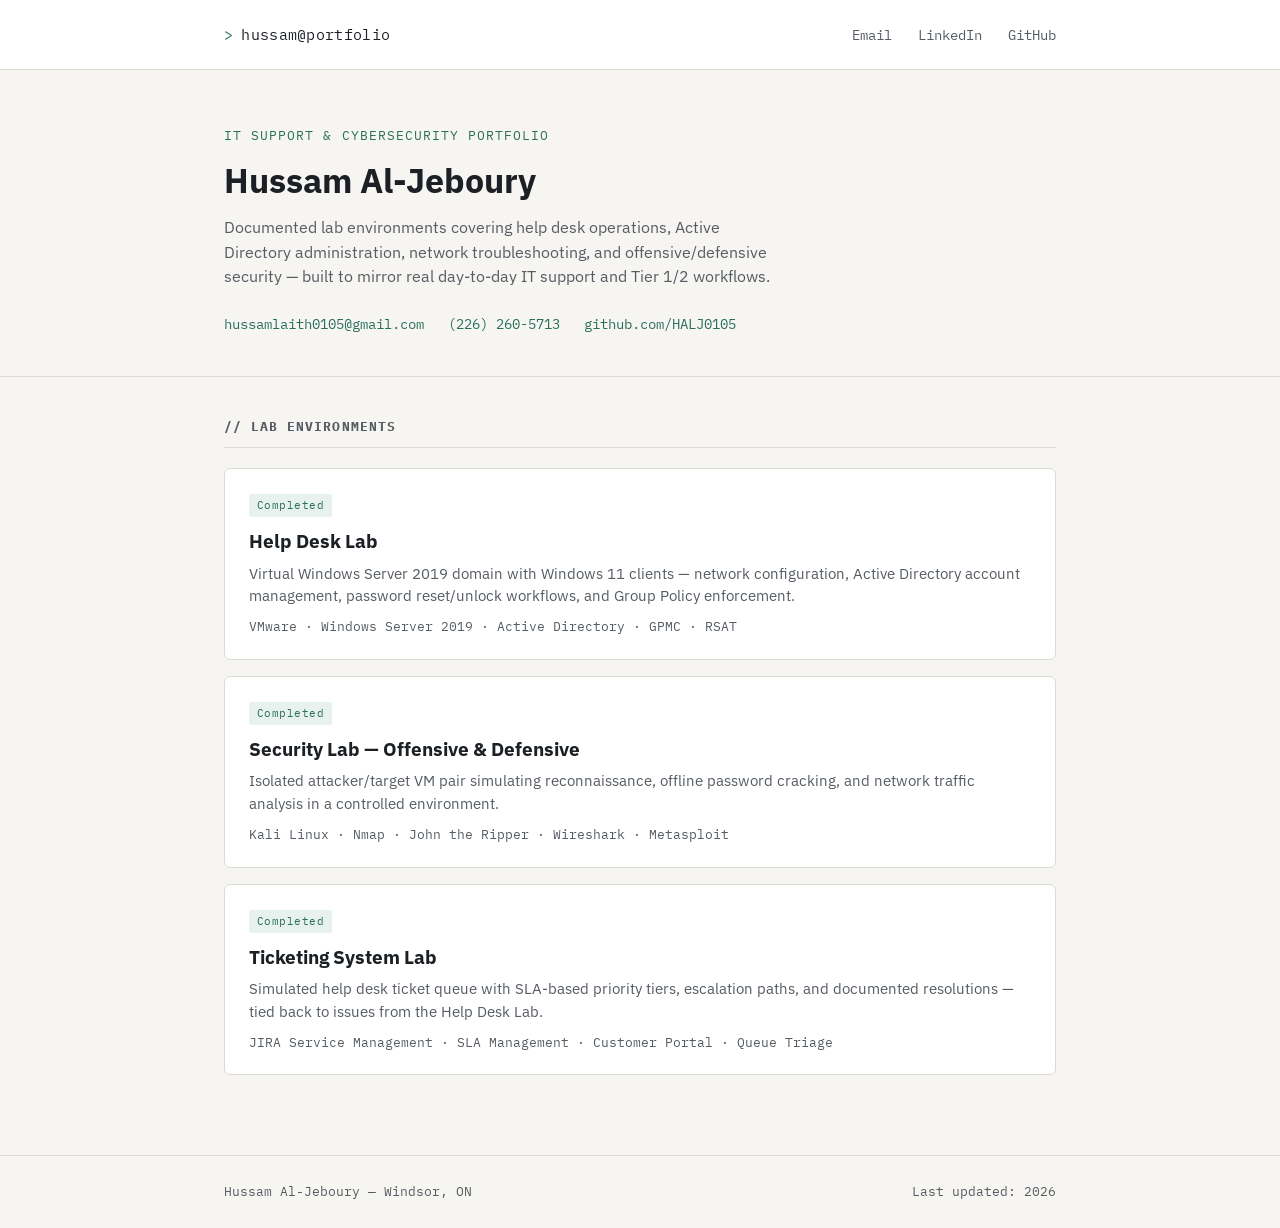
<file: index.html>
<!DOCTYPE html>
<html lang="en">
<head>
<meta charset="UTF-8">
<meta name="viewport" content="width=device-width, initial-scale=1.0">
<title>Hussam Al-Jeboury — IT & Cybersecurity Portfolio</title>
<meta name="description" content="Hands-on IT support and cybersecurity lab documentation by Hussam Al-Jeboury.">
<link rel="preconnect" href="https://fonts.googleapis.com">
<link href="https://fonts.googleapis.com/css2?family=IBM+Plex+Mono:wght@400;500;600&family=IBM+Plex+Sans:wght@400;500;600;700&display=swap" rel="stylesheet">
<link rel="stylesheet" href="style.css">
</head>
<body>

<header class="site">
  <div class="wrap">
    <div class="brand"><span class="prompt">&gt;</span>hussam@portfolio</div>
    <nav class="top">
      <a href="mailto:hussamlaith0105@gmail.com">Email</a>
      <a href="https://www.linkedin.com/in/hussamjeboury" target="_blank" rel="noopener">LinkedIn</a>
      <a href="https://github.com/HALJ0105" target="_blank" rel="noopener">GitHub</a>
    </nav>
  </div>
</header>

<section class="hero">
  <div class="wrap">
    <div class="kicker">IT Support &amp; Cybersecurity Portfolio</div>
    <h1>Hussam Al-Jeboury</h1>
    <p class="lead">
      Documented lab environments covering help desk operations, Active Directory
      administration, network troubleshooting, and offensive/defensive security —
      built to mirror real day-to-day IT support and Tier 1/2 workflows.
    </p>
    <div class="links">
      <a href="mailto:hussamlaith0105@gmail.com">hussamlaith0105@gmail.com</a>
      <a href="tel:+12262605713">(226) 260-5713</a>
      <a href="https://github.com/HALJ0105" target="_blank" rel="noopener">github.com/HALJ0105</a>
    </div>
  </div>
</section>

<section class="labs">
  <div class="wrap">
    <h2 class="section-title">// Lab Environments</h2>

    <a class="lab-card" href="labs/help-desk-lab.html">
      <span class="tag">Completed</span>
      <h3>Help Desk Lab</h3>
      <p>Virtual Windows Server 2019 domain with Windows 11 clients — network configuration, Active Directory account management, password reset/unlock workflows, and Group Policy enforcement.</p>
      <div class="stack">VMware · Windows Server 2019 · Active Directory · GPMC · RSAT</div>
    </a>

    <a class="lab-card" href="labs/security-lab.html">
      <span class="tag">Completed</span>
      <h3>Security Lab — Offensive &amp; Defensive</h3>
      <p>Isolated attacker/target VM pair simulating reconnaissance, offline password cracking, and network traffic analysis in a controlled environment.</p>
      <div class="stack">Kali Linux · Nmap · John the Ripper · Wireshark · Metasploit</div>
    </a>

    <a class="lab-card" href="labs/ticketing-lab.html">
      <span class="tag">Completed</span>
      <h3>Ticketing System Lab</h3>
      <p>Simulated help desk ticket queue with SLA-based priority tiers, escalation paths, and documented resolutions — tied back to issues from the Help Desk Lab.</p>
      <div class="stack">JIRA Service Management · SLA Management · Customer Portal · Queue Triage</div>
    </a>

  </div>
</section>

<footer class="site">
  <div class="wrap">
    <span>Hussam Al-Jeboury — Windsor, ON</span>
    <span>Last updated: 2026</span>
  </div>
</footer>

</body> 
</html>
</file>
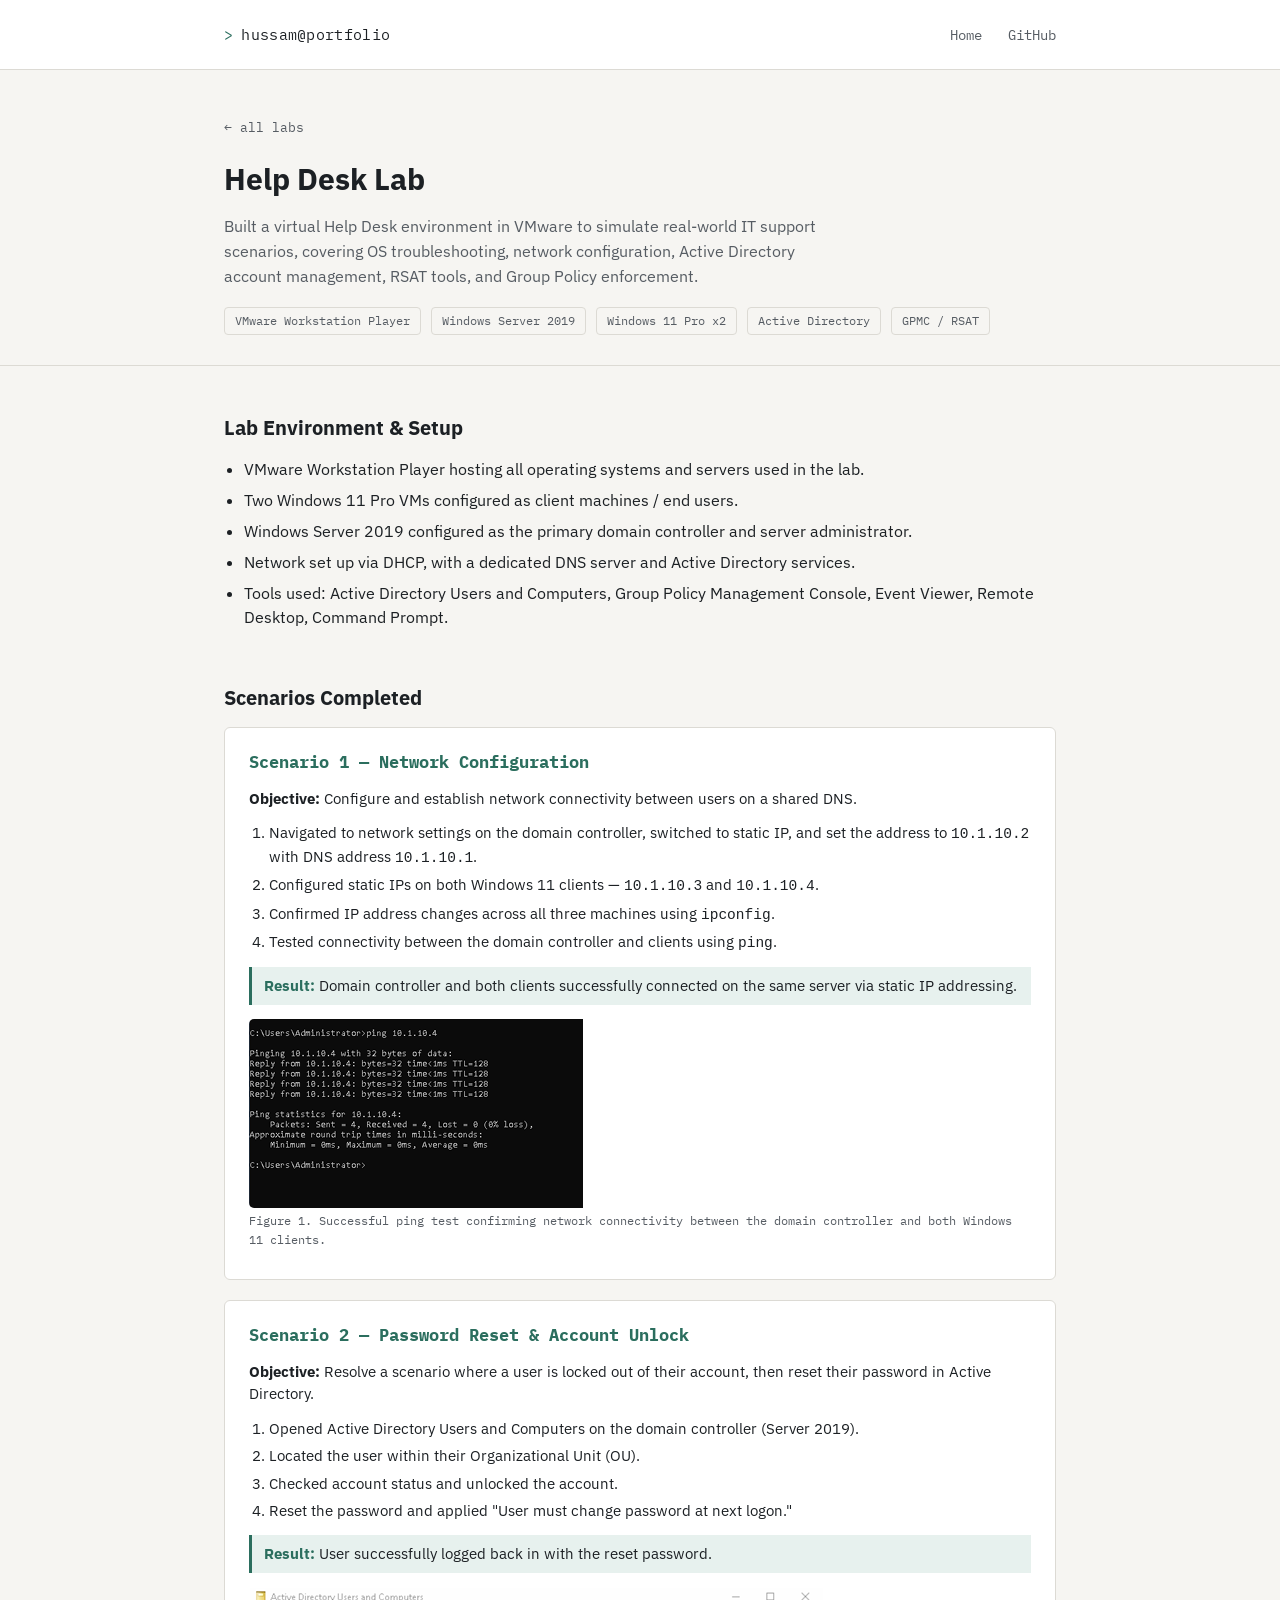
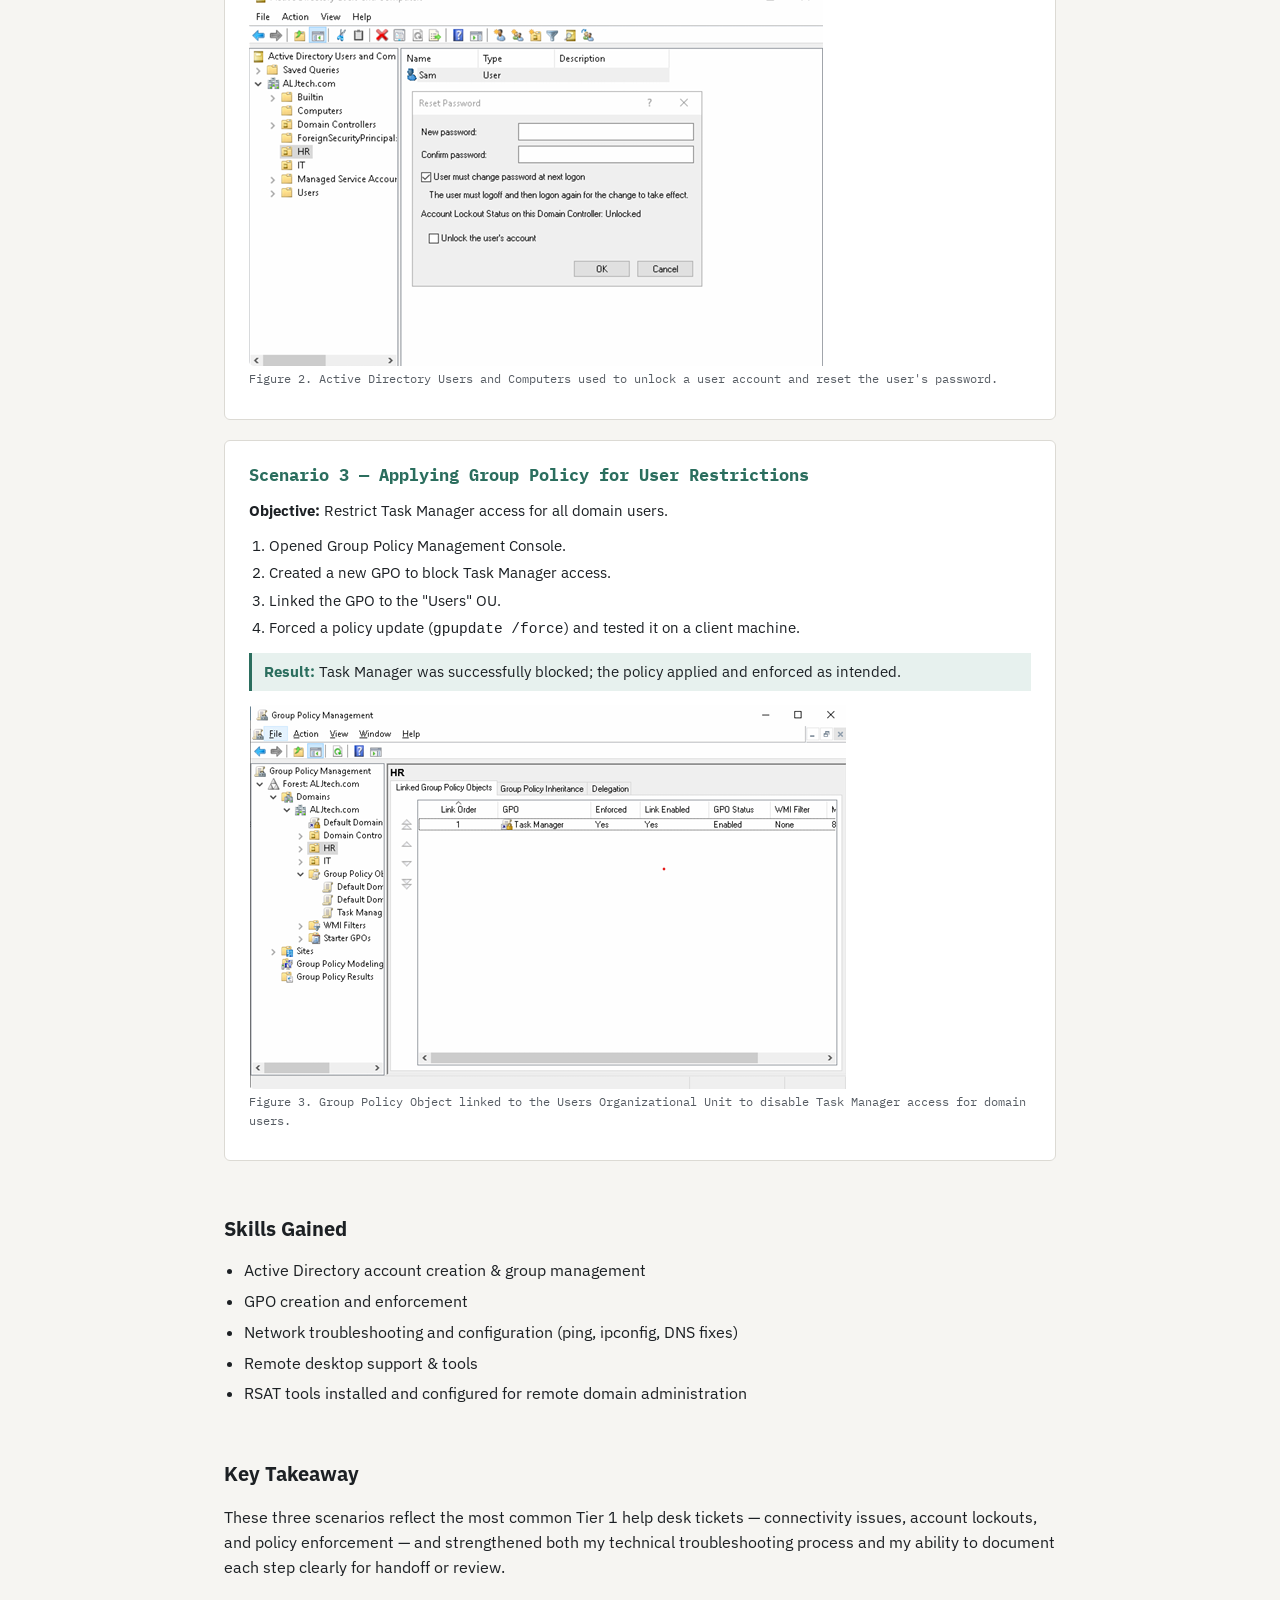
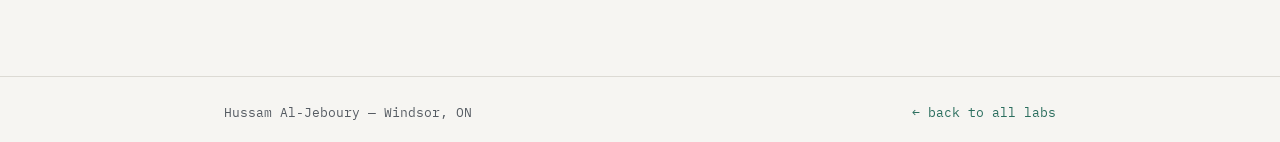
<file: labs/help-desk-lab.html>
<!DOCTYPE html>
<html lang="en">
<head>
<meta charset="UTF-8">
<meta name="viewport" content="width=device-width, initial-scale=1.0">
<title>Help Desk Lab — Hussam Al-Jeboury</title>
<link rel="preconnect" href="https://fonts.googleapis.com">
<link href="https://fonts.googleapis.com/css2?family=IBM+Plex+Mono:wght@400;500;600&family=IBM+Plex+Sans:wght@400;500;600;700&display=swap" rel="stylesheet">
<link rel="stylesheet" href="../style.css">
</head>
<body>

<header class="site">
  <div class="wrap">
    <div class="brand"><span class="prompt">&gt;</span>hussam@portfolio</div>
    <nav class="top">
      <a href="../index.html">Home</a>
      <a href="https://github.com/HALJ0105" target="_blank" rel="noopener">GitHub</a>
    </nav>
  </div>
</header>

<section class="lab-header">
  <div class="wrap">
    <a class="back" href="../index.html">&larr; all labs</a>
    <h1>Help Desk Lab</h1>
    <p class="summary">
      Built a virtual Help Desk environment in VMware to simulate real-world IT support
      scenarios, covering OS troubleshooting, network configuration, Active Directory account
      management, RSAT tools, and Group Policy enforcement.
    </p>
    <div class="meta-row">
      <span>VMware Workstation Player</span>
      <span>Windows Server 2019</span>
      <span>Windows 11 Pro x2</span>
      <span>Active Directory</span>
      <span>GPMC / RSAT</span>
    </div>
  </div>
</section>

<article class="lab-body">
  <div class="wrap">

    <h2>Lab Environment &amp; Setup</h2>
    <ul>
      <li>VMware Workstation Player hosting all operating systems and servers used in the lab.</li>
      <li>Two Windows 11 Pro VMs configured as client machines / end users.</li>
      <li>Windows Server 2019 configured as the primary domain controller and server administrator.</li>
      <li>Network set up via DHCP, with a dedicated DNS server and Active Directory services.</li>
      <li>Tools used: Active Directory Users and Computers, Group Policy Management Console, Event Viewer, Remote Desktop, Command Prompt.</li>
    </ul>

    <h2>Scenarios Completed</h2>

    <div class="scenario">
      <h3>Scenario 1 — Network Configuration</h3>
      <p class="objective"><b>Objective:</b> Configure and establish network connectivity between users on a shared DNS.</p>
      <ol>
        <li>Navigated to network settings on the domain controller, switched to static IP, and set the address to <code>10.1.10.2</code> with DNS address <code>10.1.10.1</code>.</li>
        <li>Configured static IPs on both Windows 11 clients — <code>10.1.10.3</code> and <code>10.1.10.4</code>.</li>
        <li>Confirmed IP address changes across all three machines using <code>ipconfig</code>.</li>
        <li>Tested connectivity between the domain controller and clients using <code>ping</code>.</li>
      </ol>
      <p class="result"><b>Result:</b> Domain controller and both clients successfully connected on the same server via static IP addressing.</p>
      <div class="shot">
    <img src="../screenshots/help-desk-1.png"
         alt="Ping test between the domain controller and Windows clients">
      </div>
<p class="shot-caption">
    Figure 1. Successful ping test confirming network connectivity between the domain controller and both Windows 11 clients.
</p>
    </div>

    <div class="scenario">
      <h3>Scenario 2 — Password Reset &amp; Account Unlock</h3>
      <p class="objective"><b>Objective:</b> Resolve a scenario where a user is locked out of their account, then reset their password in Active Directory.</p>
      <ol>
        <li>Opened Active Directory Users and Computers on the domain controller (Server 2019).</li>
        <li>Located the user within their Organizational Unit (OU).</li>
        <li>Checked account status and unlocked the account.</li>
        <li>Reset the password and applied "User must change password at next logon."</li>
      </ol>
      <p class="result"><b>Result:</b> User successfully logged back in with the reset password.</p>
      <div class="shot">
    <img src="../screenshots/help-desk-2.png"
         alt="Ping test between the domain controller and Windows clients">
      </div>
<p class="shot-caption">
    Figure 2. Active Directory Users and Computers used to unlock a user account and reset the user's password.
</p>
    </div>

    <div class="scenario">
      <h3>Scenario 3 — Applying Group Policy for User Restrictions</h3>
      <p class="objective"><b>Objective:</b> Restrict Task Manager access for all domain users.</p>
      <ol>
        <li>Opened Group Policy Management Console.</li>
        <li>Created a new GPO to block Task Manager access.</li>
        <li>Linked the GPO to the "Users" OU.</li>
        <li>Forced a policy update (<code>gpupdate /force</code>) and tested it on a client machine.</li>
      </ol>
      <p class="result"><b>Result:</b> Task Manager was successfully blocked; the policy applied and enforced as intended.</p>
      <div class="shot">
   <img src="../screenshots/help-desk-3.png"
         alt="Ping test between the domain controller and Windows clients">
      </div>
<p class="shot-caption">
    Figure 3. Group Policy Object linked to the Users Organizational Unit to disable Task Manager access for domain users.
</p>
    </div>
    <h2>Skills Gained</h2>
    <ul>
      <li>Active Directory account creation &amp; group management</li>
      <li>GPO creation and enforcement</li>
      <li>Network troubleshooting and configuration (ping, ipconfig, DNS fixes)</li>
      <li>Remote desktop support &amp; tools</li>
      <li>RSAT tools installed and configured for remote domain administration</li>
    </ul>

    <h2>Key Takeaway</h2>
    <p>
      These three scenarios reflect the most common Tier 1 help desk tickets — connectivity issues,
      account lockouts, and policy enforcement — and strengthened both my technical troubleshooting
      process and my ability to document each step clearly for handoff or review.
    </p>

  </div>
</article>

<footer class="site">
  <div class="wrap">
    <span>Hussam Al-Jeboury — Windsor, ON</span>
    <a href="../index.html">&larr; back to all labs</a>
  </div>
</footer>

</body>
</html>
</file>
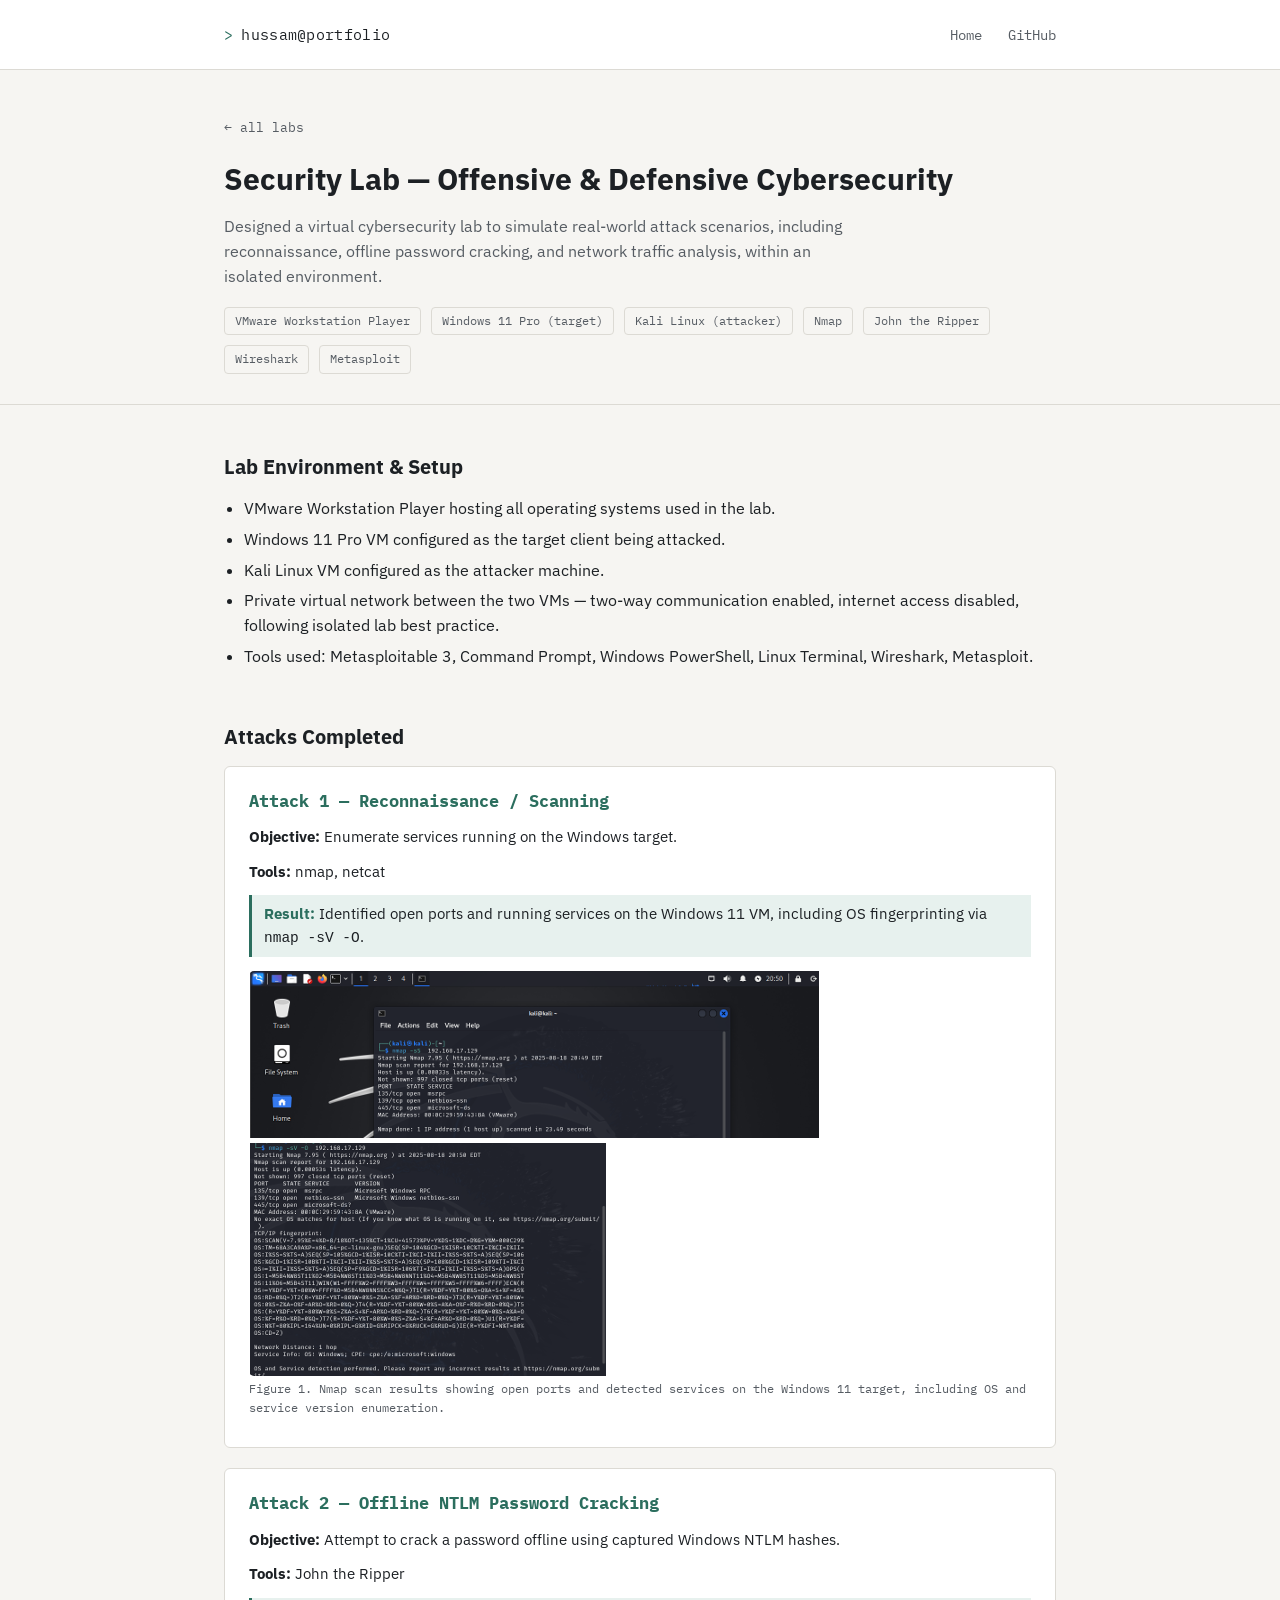
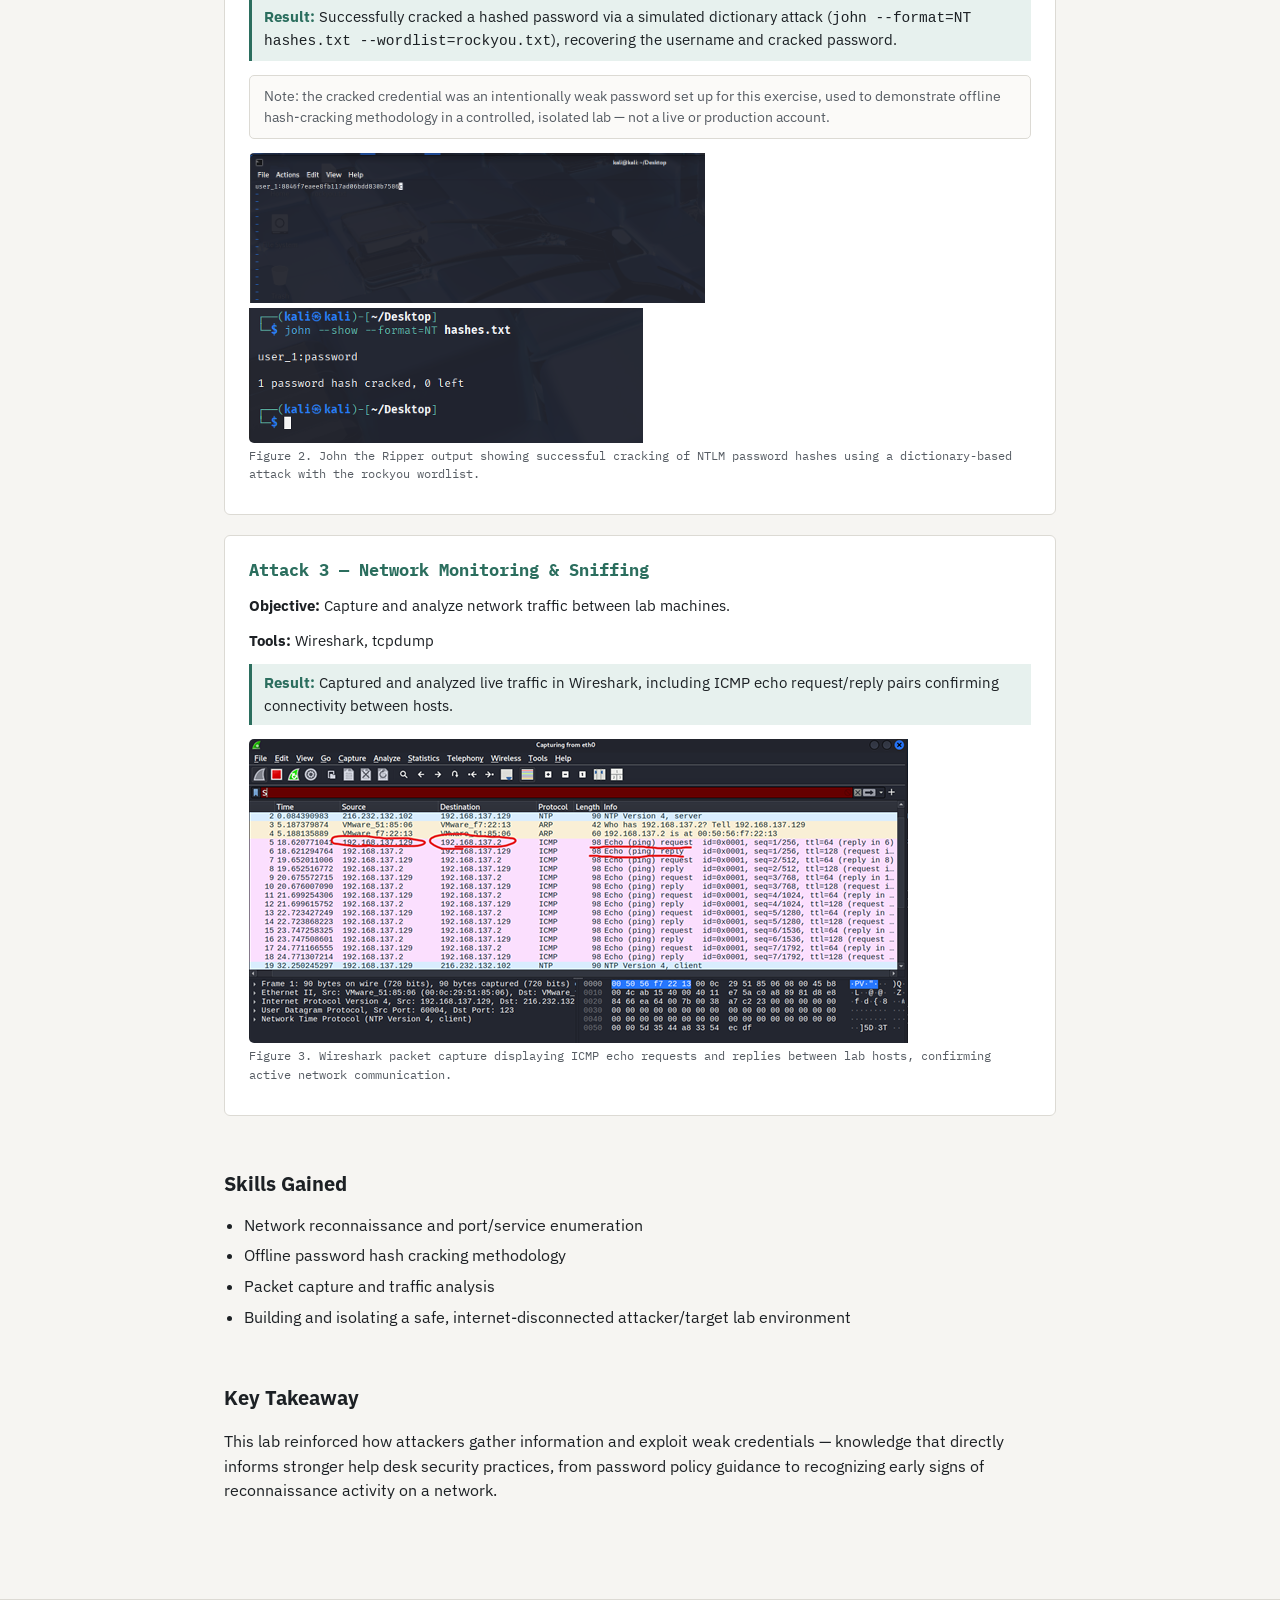
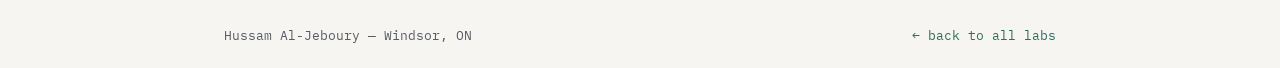
<file: labs/security-lab.html>
<!DOCTYPE html>
<html lang="en">
<head>
<meta charset="UTF-8">
<meta name="viewport" content="width=device-width, initial-scale=1.0">
<title>Security Lab — Hussam Al-Jeboury</title>
<link rel="preconnect" href="https://fonts.googleapis.com">
<link href="https://fonts.googleapis.com/css2?family=IBM+Plex+Mono:wght@400;500;600&family=IBM+Plex+Sans:wght@400;500;600;700&display=swap" rel="stylesheet">
<link rel="stylesheet" href="../style.css">
</head>
<body>

<header class="site">
  <div class="wrap">
    <div class="brand"><span class="prompt">&gt;</span>hussam@portfolio</div>
    <nav class="top">
      <a href="../index.html">Home</a>
      <a href="https://github.com/HALJ0105" target="_blank" rel="noopener">GitHub</a>
    </nav>
  </div>
</header>

<section class="lab-header">
  <div class="wrap">
    <a class="back" href="../index.html">&larr; all labs</a>
    <h1>Security Lab — Offensive &amp; Defensive Cybersecurity</h1>
    <p class="summary">
      Designed a virtual cybersecurity lab to simulate real-world attack scenarios,
      including reconnaissance, offline password cracking, and network traffic analysis,
      within an isolated environment.
    </p>
    <div class="meta-row">
      <span>VMware Workstation Player</span>
      <span>Windows 11 Pro (target)</span>
      <span>Kali Linux (attacker)</span>
      <span>Nmap</span>
      <span>John the Ripper</span>
      <span>Wireshark</span>
      <span>Metasploit</span>
    </div>
  </div>
</section>

<article class="lab-body">
  <div class="wrap">

    <h2>Lab Environment &amp; Setup</h2>
    <ul>
      <li>VMware Workstation Player hosting all operating systems used in the lab.</li>
      <li>Windows 11 Pro VM configured as the target client being attacked.</li>
      <li>Kali Linux VM configured as the attacker machine.</li>
      <li>Private virtual network between the two VMs — two-way communication enabled, internet access disabled, following isolated lab best practice.</li>
      <li>Tools used: Metasploitable 3, Command Prompt, Windows PowerShell, Linux Terminal, Wireshark, Metasploit.</li>
    </ul>

    <h2>Attacks Completed</h2>

    <div class="scenario">
      <h3>Attack 1 — Reconnaissance / Scanning</h3>
      <p class="objective"><b>Objective:</b> Enumerate services running on the Windows target.</p>
      <p class="objective"><b>Tools:</b> nmap, netcat</p>
      <p class="result"><b>Result:</b> Identified open ports and running services on the Windows 11 VM, including OS fingerprinting via <code>nmap -sV -O</code>.</p>
  <div class="shot">
    <img src="../screenshots/security-1.png"
         alt="Ping test between the domain controller and Windows clients">
    <img src= "../screenshots/security-1-2.png" class = "img-margin">
  </div>
    <p class="shot-caption">
  Figure 1. Nmap scan results showing open ports and detected services on the Windows 11 target, including OS and service version enumeration.    </p>
  </div>

    <div class="scenario">
      <h3>Attack 2 — Offline NTLM Password Cracking</h3>
      <p class="objective"><b>Objective:</b> Attempt to crack a password offline using captured Windows NTLM hashes.</p>
      <p class="objective"><b>Tools:</b> John the Ripper</p>
      <p class="result"><b>Result:</b> Successfully cracked a hashed password via a simulated dictionary attack (<code>john --format=NT hashes.txt --wordlist=rockyou.txt</code>), recovering the username and cracked password.</p>
      <div class="note">
        Note: the cracked credential was an intentionally weak password set up for this exercise, used to demonstrate offline hash-cracking methodology in a controlled, isolated lab — not a live or production account.
      </div>
  <div class="shot">
    <img src="../screenshots/security-2.png"
         alt="Ping test between the domain controller and Windows clients">
    <img src="../screenshots/security-2-2.png" class= "img-margin">

  </div>
    <p class="shot-caption">
    Figure 2. John the Ripper output showing successful cracking of NTLM password hashes using a dictionary-based attack with the rockyou wordlist.
    </p>
  </div>

    <div class="scenario">
      <h3>Attack 3 — Network Monitoring &amp; Sniffing</h3>
      <p class="objective"><b>Objective:</b> Capture and analyze network traffic between lab machines.</p>
      <p class="objective"><b>Tools:</b> Wireshark, tcpdump</p>
      <p class="result"><b>Result:</b> Captured and analyzed live traffic in Wireshark, including ICMP echo request/reply pairs confirming connectivity between hosts.</p>
           <div class="shot">
    <img src="../screenshots/security-3.png"
         alt="Ping test between the domain controller and Windows clients">
      </div>
        <p class="shot-caption">
          Figure 3. Wireshark packet capture displaying ICMP echo requests and replies between lab hosts, confirming active network communication.
        </p>
    </div>

    <h2>Skills Gained</h2>
    <ul>
      <li>Network reconnaissance and port/service enumeration</li>
      <li>Offline password hash cracking methodology</li>
      <li>Packet capture and traffic analysis</li>
      <li>Building and isolating a safe, internet-disconnected attacker/target lab environment</li>
    </ul>

    <h2>Key Takeaway</h2>
    <p>
      This lab reinforced how attackers gather information and exploit weak credentials —
      knowledge that directly informs stronger help desk security practices, from password
      policy guidance to recognizing early signs of reconnaissance activity on a network.
    </p>

  </div>
</article>

<footer class="site">
  <div class="wrap">
    <span>Hussam Al-Jeboury — Windsor, ON</span>
    <a href="../index.html">&larr; back to all labs</a>
  </div>
</footer>

</body>
</html>
</file>
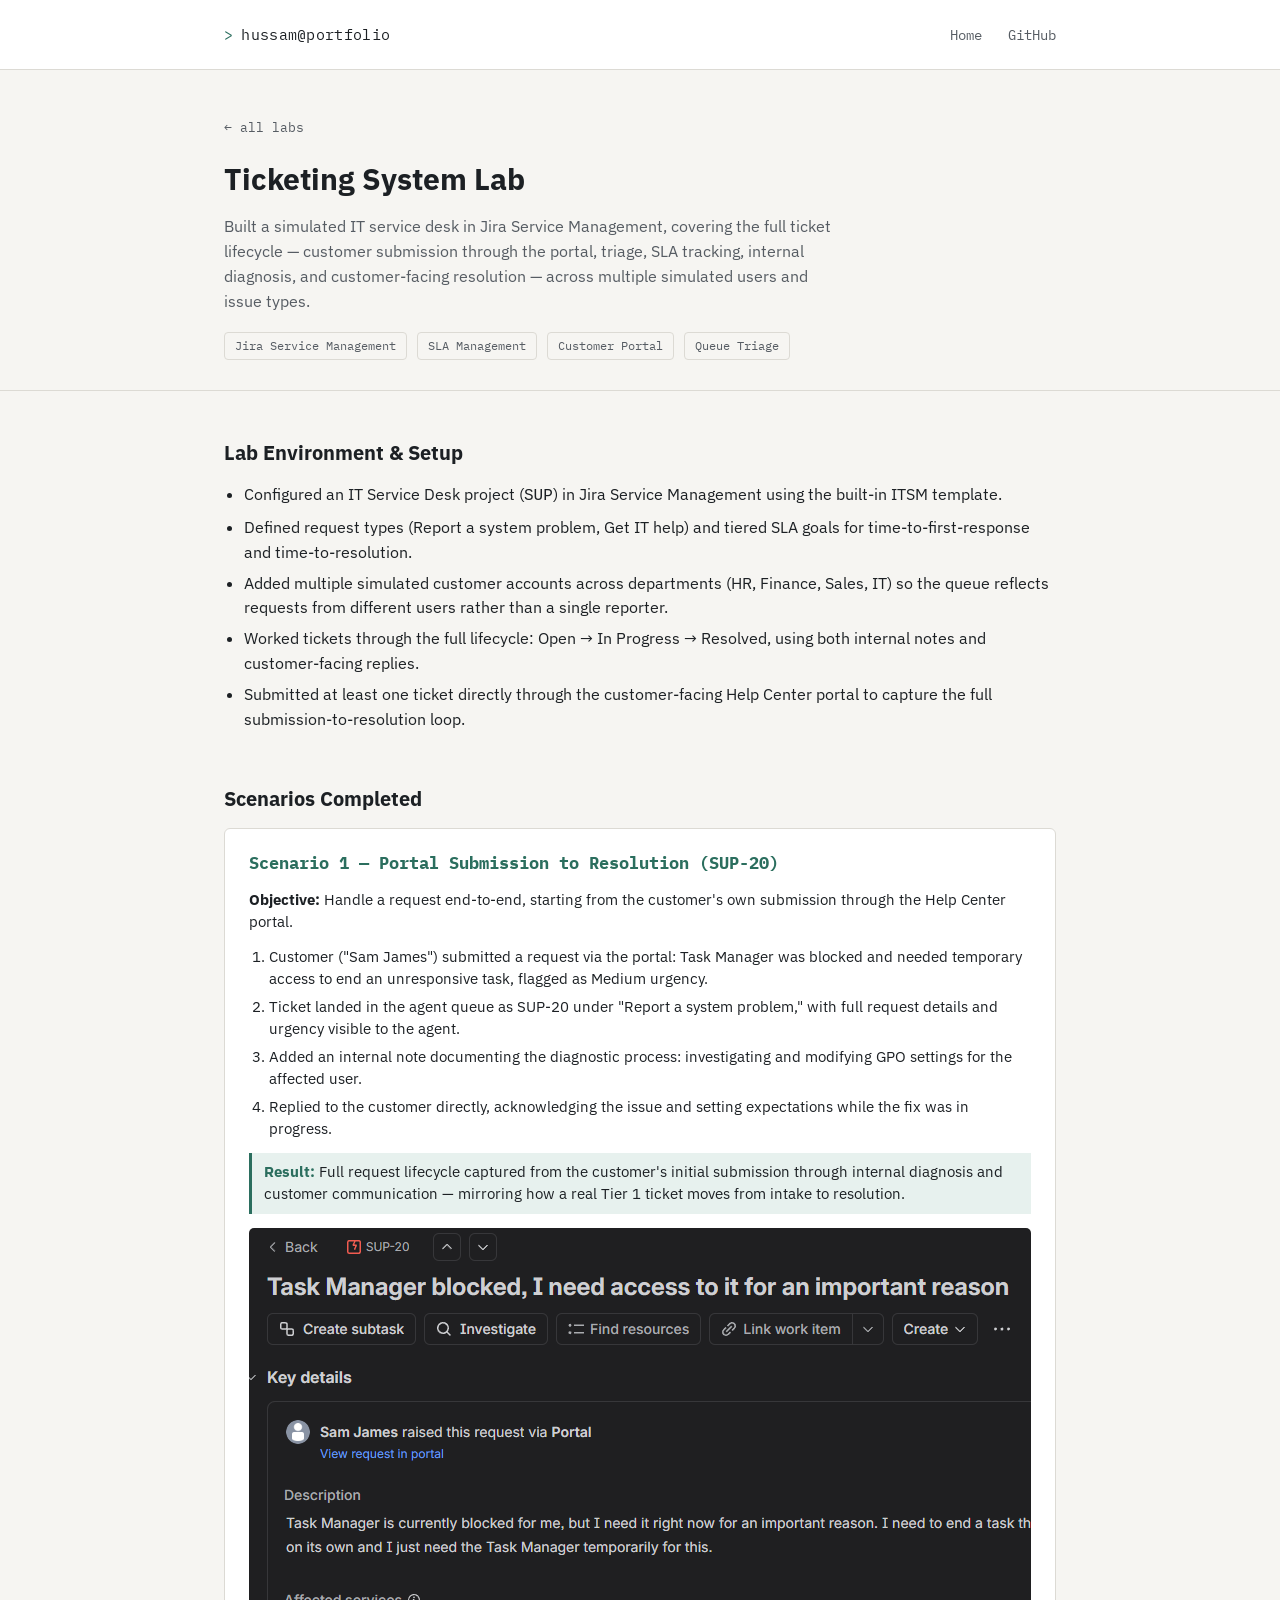
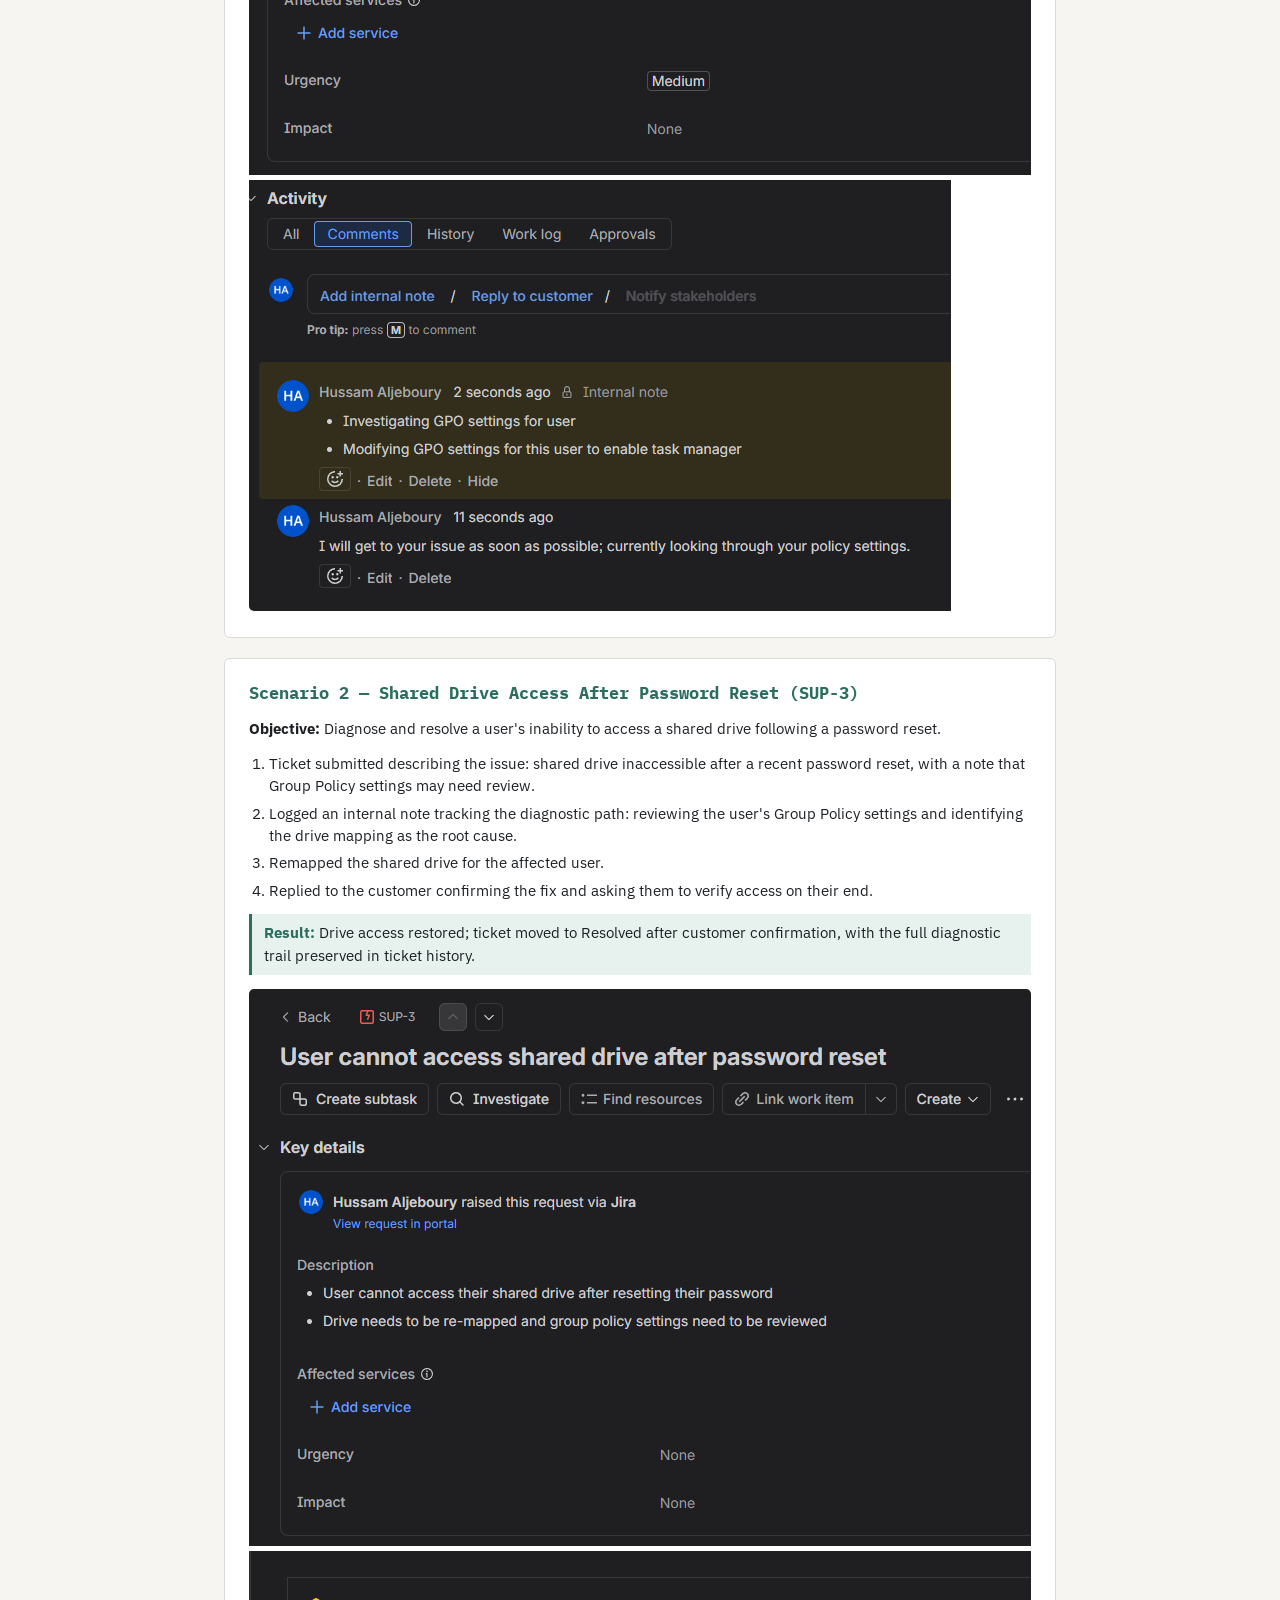
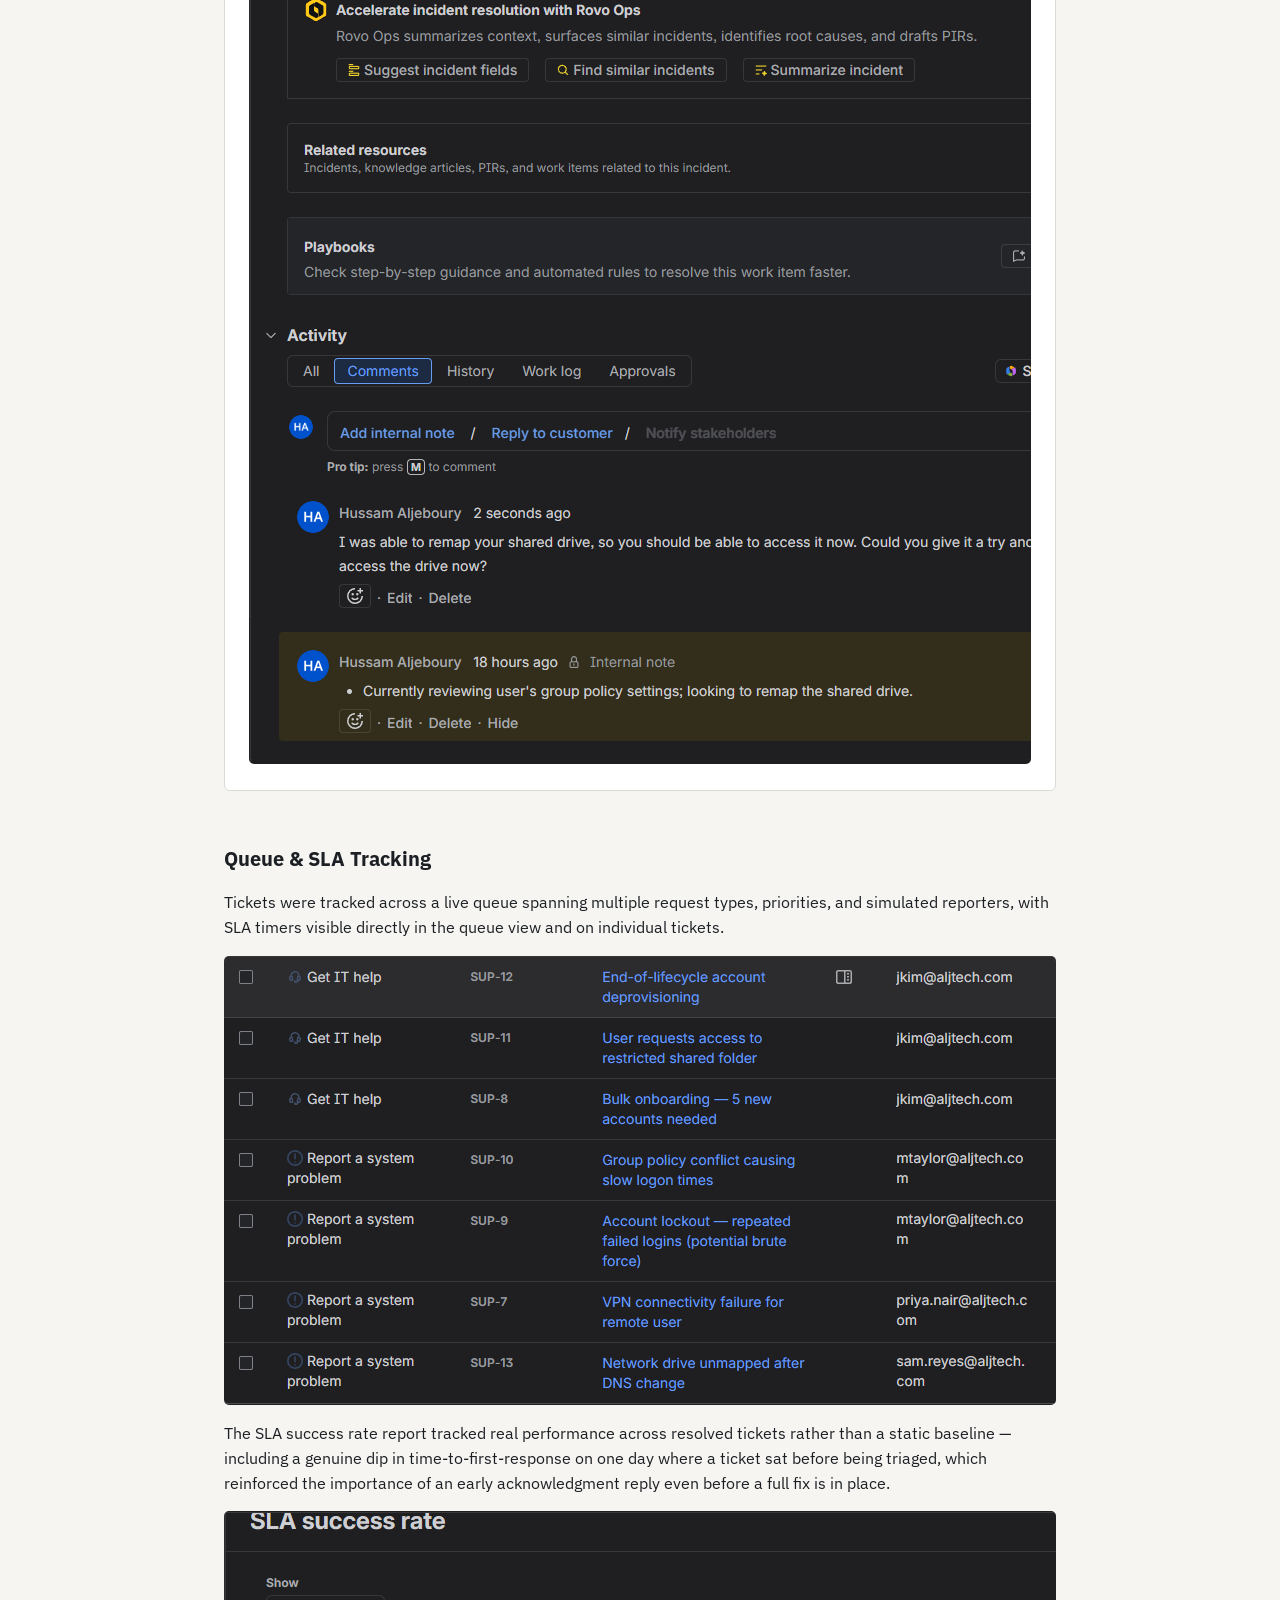
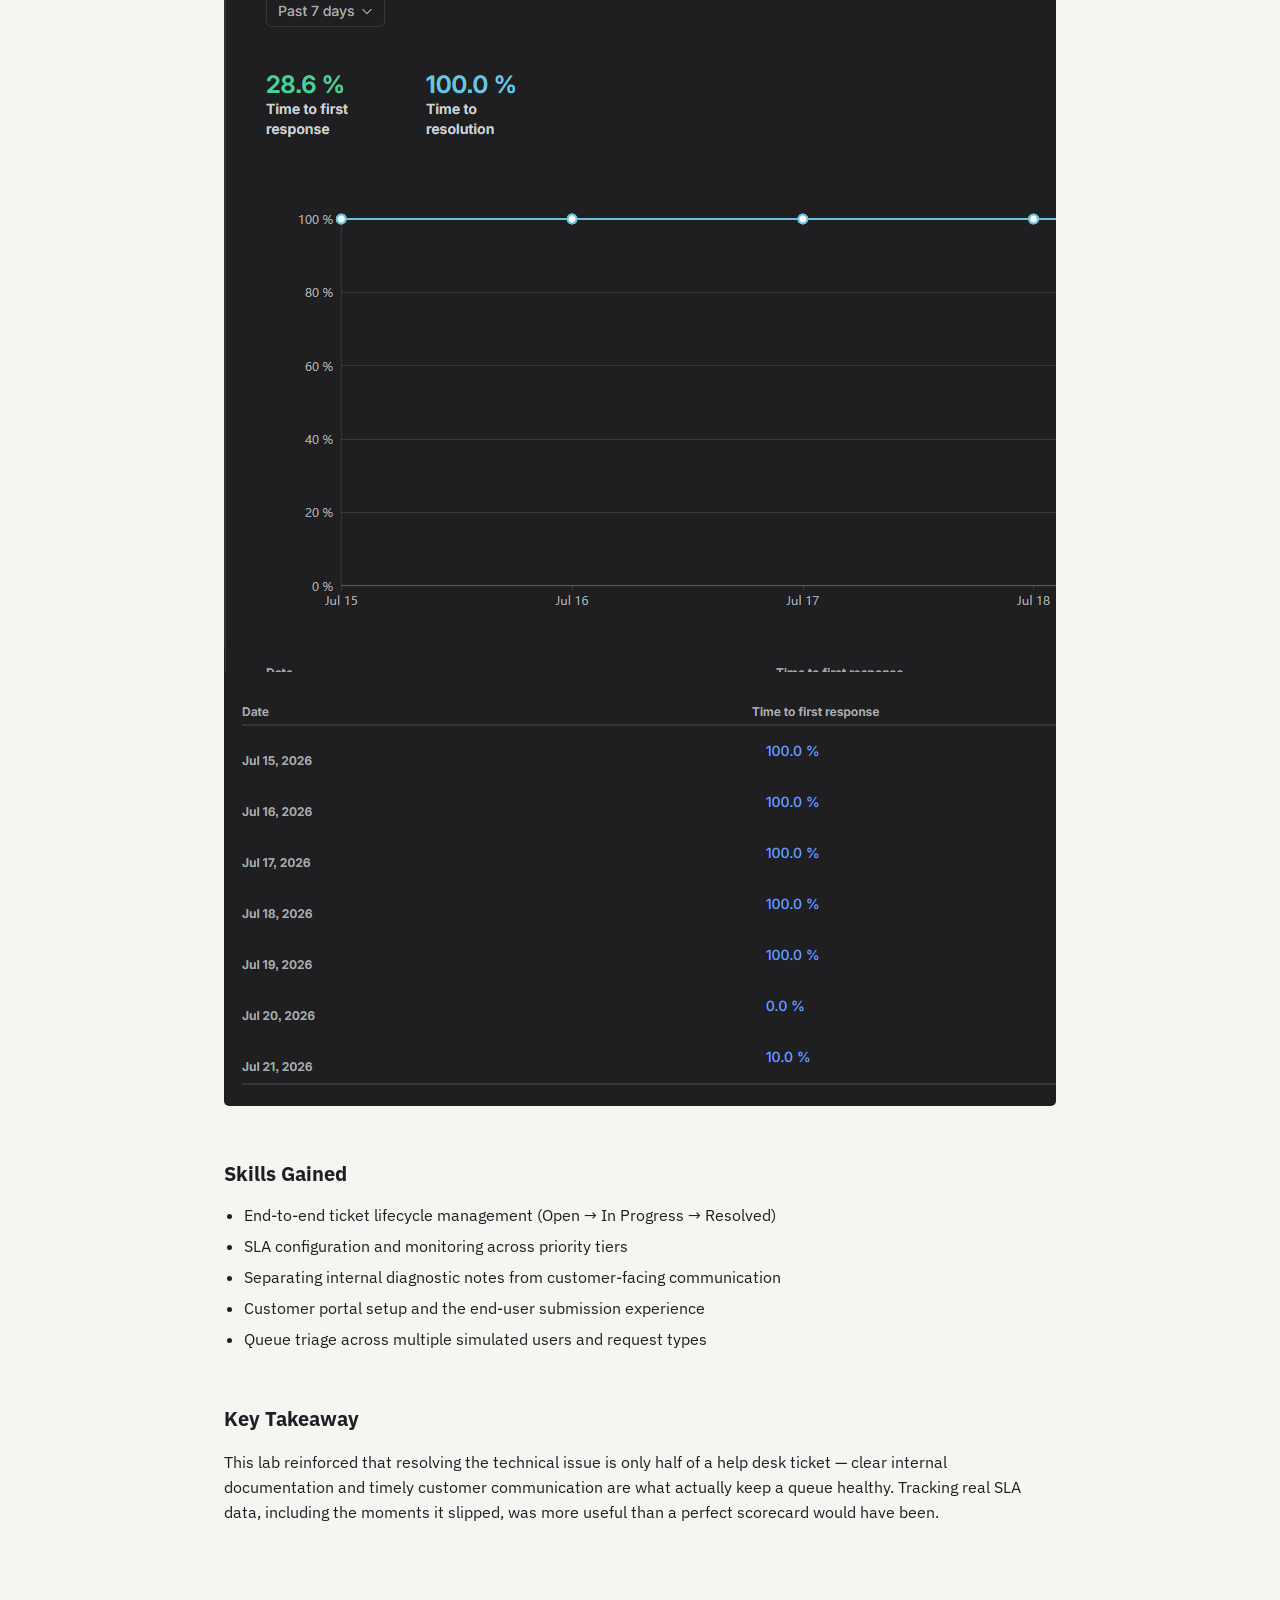
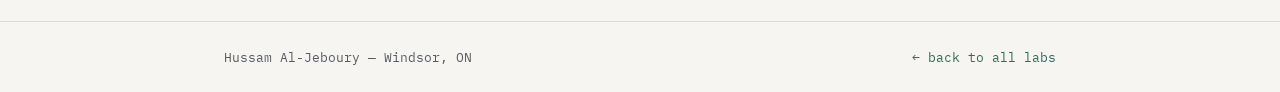
<file: labs/ticketing-lab.html>
<!DOCTYPE html>
<html lang="en">
<head>
<meta charset="UTF-8">
<meta name="viewport" content="width=device-width, initial-scale=1.0">
<title>Ticketing System Lab — Hussam Al-Jeboury</title>
<link rel="preconnect" href="https://fonts.googleapis.com">
<link href="https://fonts.googleapis.com/css2?family=IBM+Plex+Mono:wght@400;500;600&family=IBM+Plex+Sans:wght@400;500;600;700&display=swap" rel="stylesheet">
<link rel="stylesheet" href="../style.css">
</head>
<body>

<header class="site">
  <div class="wrap">
    <div class="brand"><span class="prompt">&gt;</span>hussam@portfolio</div>
    <nav class="top">
      <a href="../index.html">Home</a>
      <a href="https://github.com/HALJ0105" target="_blank" rel="noopener">GitHub</a>
    </nav>
  </div>
</header>

<section class="lab-header">
  <div class="wrap">
    <a class="back" href="../index.html">&larr; all labs</a>
    <h1>Ticketing System Lab</h1>
    <p class="summary">
      Built a simulated IT service desk in Jira Service Management, covering the full
      ticket lifecycle — customer submission through the portal, triage, SLA tracking,
      internal diagnosis, and customer-facing resolution — across multiple simulated
      users and issue types.
    </p>
    <div class="meta-row">
      <span>Jira Service Management</span>
      <span>SLA Management</span>
      <span>Customer Portal</span>
      <span>Queue Triage</span>
    </div>
  </div>
</section>

<article class="lab-body">
  <div class="wrap">

    <h2>Lab Environment &amp; Setup</h2>
    <ul>
      <li>Configured an IT Service Desk project (<code>SUP</code>) in Jira Service Management using the built-in ITSM template.</li>
      <li>Defined request types (Report a system problem, Get IT help) and tiered SLA goals for time-to-first-response and time-to-resolution.</li>
      <li>Added multiple simulated customer accounts across departments (HR, Finance, Sales, IT) so the queue reflects requests from different users rather than a single reporter.</li>
      <li>Worked tickets through the full lifecycle: Open &rarr; In Progress &rarr; Resolved, using both internal notes and customer-facing replies.</li>
      <li>Submitted at least one ticket directly through the customer-facing Help Center portal to capture the full submission-to-resolution loop.</li>
    </ul>

    <h2>Scenarios Completed</h2>

    <div class="scenario">
      <h3>Scenario 1 — Portal Submission to Resolution (SUP-20)</h3>
      <p class="objective"><b>Objective:</b> Handle a request end-to-end, starting from the customer's own submission through the Help Center portal.</p>
      <ol>
        <li>Customer ("Sam James") submitted a request via the portal: Task Manager was blocked and needed temporary access to end an unresponsive task, flagged as Medium urgency.</li>
        <li>Ticket landed in the agent queue as SUP-20 under "Report a system problem," with full request details and urgency visible to the agent.</li>
        <li>Added an internal note documenting the diagnostic process: investigating and modifying GPO settings for the affected user.</li>
        <li>Replied to the customer directly, acknowledging the issue and setting expectations while the fix was in progress.</li>
      </ol>
      <p class="result"><b>Result:</b> Full request lifecycle captured from the customer's initial submission through internal diagnosis and customer communication — mirroring how a real Tier 1 ticket moves from intake to resolution.</p>
        <div class="shot">
    <img src="../screenshots/ticketing-10.png"
         alt="...">
    <img src= "../screenshots/ticketing-11.png" class = "img-margin"
         alt="...">
  </div>
      </div>

    <div class="scenario">
      <h3>Scenario 2 — Shared Drive Access After Password Reset (SUP-3)</h3>
      <p class="objective"><b>Objective:</b> Diagnose and resolve a user's inability to access a shared drive following a password reset.</p>
      <ol>
        <li>Ticket submitted describing the issue: shared drive inaccessible after a recent password reset, with a note that Group Policy settings may need review.</li>
        <li>Logged an internal note tracking the diagnostic path: reviewing the user's Group Policy settings and identifying the drive mapping as the root cause.</li>
        <li>Remapped the shared drive for the affected user.</li>
        <li>Replied to the customer confirming the fix and asking them to verify access on their end.</li>
      </ol>
      <p class="result"><b>Result:</b> Drive access restored; ticket moved to Resolved after customer confirmation, with the full diagnostic trail preserved in ticket history.</p>
           <div class="shot">
    <img src="../screenshots/ticketing-6.png"
         alt="...">
    <img src= "../screenshots/ticketing-7.png" class = "img-margin"
         alt="...">
  </div>
    </div>

    <h2>Queue &amp; SLA Tracking</h2>
    <p>
      Tickets were tracked across a live queue spanning multiple request types, priorities,
      and simulated reporters, with SLA timers visible directly in the queue view and on
      individual tickets.
    </p>
           <div class="shot">
    <img src="../screenshots/ticketing-8.png"
         alt="...">
  </div>
    <p>
      The SLA success rate report tracked real performance across resolved tickets rather
      than a static baseline — including a genuine dip in time-to-first-response on one day
      where a ticket sat before being triaged, which reinforced the importance of an early
      acknowledgment reply even before a full fix is in place.
    </p>
          <div class="shot">
    <img src="../screenshots/ticketing-12.png"
         alt="...">
    <img src="../screenshots/ticketing-13.png"
         alt="...">          
  </div>

    <h2>Skills Gained</h2>
    <ul>
      <li>End-to-end ticket lifecycle management (Open &rarr; In Progress &rarr; Resolved)</li>
      <li>SLA configuration and monitoring across priority tiers</li>
      <li>Separating internal diagnostic notes from customer-facing communication</li>
      <li>Customer portal setup and the end-user submission experience</li>
      <li>Queue triage across multiple simulated users and request types</li>
    </ul>

    <h2>Key Takeaway</h2>
    <p>
      This lab reinforced that resolving the technical issue is only half of a help desk
      ticket — clear internal documentation and timely customer communication are what
      actually keep a queue healthy. Tracking real SLA data, including the moments it
      slipped, was more useful than a perfect scorecard would have been.
    </p>

  </div>
</article>

<footer class="site">
  <div class="wrap">
    <span>Hussam Al-Jeboury — Windsor, ON</span>
    <a href="../index.html">&larr; back to all labs</a>
  </div>
</footer>

</body>
</html>
</file>
<file: style.css>
:root {
  --bg: #f6f5f2;
  --panel: #ffffff;
  --ink: #1c2024;
  --ink-soft: #565c63;
  --line: #dcdad4;
  --accent: #2b6e5e;
  --accent-soft: #e7f1ee;
  --amber: #b5762a;
  --mono: "IBM Plex Mono", "SFMono-Regular", Consolas, monospace;
  --sans: "IBM Plex Sans", -apple-system, "Segoe UI", sans-serif;
}

* { box-sizing: border-box; }

body {
  margin: 0;
  background: var(--bg);
  color: var(--ink);
  font-family: var(--sans);
  line-height: 1.55;
  font-size: 16px;
}

a { color: var(--accent); text-decoration: none; }
a:hover { text-decoration: underline; }
a:focus-visible, button:focus-visible { outline: 2px solid var(--accent); outline-offset: 2px; }

.wrap {
  max-width: 880px;
  margin: 0 auto;
  padding: 0 24px;
}

/* ---------- header / nav ---------- */
header.site {
  border-bottom: 1px solid var(--line);
  background: var(--panel);
}
header.site .wrap {
  display: flex;
  align-items: center;
  justify-content: space-between;
  padding-top: 22px;
  padding-bottom: 22px;
  flex-wrap: wrap;
  gap: 12px;
}
.brand {
  font-family: var(--mono);
  font-size: 15px;
  letter-spacing: 0.02em;
  color: var(--ink);
}
.brand .prompt { color: var(--accent); margin-right: 8px; }
nav.top a {
  color: var(--ink-soft);
  font-size: 14px;
  margin-left: 22px;
  font-family: var(--mono);
}
nav.top a:hover { color: var(--accent); text-decoration: none; }

/* ---------- hero ---------- */
.hero {
  padding: 56px 0 40px;
  border-bottom: 1px solid var(--line);
}
.hero .kicker {
  font-family: var(--mono);
  color: var(--accent);
  font-size: 13px;
  letter-spacing: 0.08em;
  text-transform: uppercase;
  margin-bottom: 14px;
}
.hero h1 {
  font-size: 34px;
  line-height: 1.2;
  margin: 0 0 14px;
  max-width: 620px;
}
.hero p.lead {
  color: var(--ink-soft);
  max-width: 560px;
  font-size: 16px;
  margin: 0 0 22px;
}
.hero .links a {
  font-family: var(--mono);
  font-size: 14px;
  margin-right: 20px;
}

/* ---------- lab index cards ---------- */
.labs {
  padding: 40px 0 64px;
}
.labs h2.section-title {
  font-family: var(--mono);
  font-size: 13px;
  text-transform: uppercase;
  letter-spacing: 0.08em;
  color: var(--ink-soft);
  margin: 0 0 20px;
  border-bottom: 1px solid var(--line);
  padding-bottom: 10px;
}
.lab-card {
  display: block;
  background: var(--panel);
  border: 1px solid var(--line);
  border-radius: 6px;
  padding: 22px 24px;
  margin-bottom: 16px;
  transition: border-color .15s ease, transform .15s ease;
}
.lab-card:hover {
  border-color: var(--accent);
  text-decoration: none;
  transform: translateY(-1px);
}
.lab-card .tag {
  font-family: var(--mono);
  font-size: 11px;
  color: var(--accent);
  background: var(--accent-soft);
  padding: 3px 8px;
  border-radius: 3px;
  display: inline-block;
  margin-bottom: 10px;
  letter-spacing: 0.04em;
}
.lab-card .tag.planned {
  color: var(--amber);
  background: #f6ecdf;
}
.lab-card h3 {
  margin: 0 0 6px;
  font-size: 19px;
  color: var(--ink);
}
.lab-card p {
  margin: 0 0 10px;
  color: var(--ink-soft);
  font-size: 14.5px;
}
.lab-card .stack {
  font-family: var(--mono);
  font-size: 12.5px;
  color: var(--ink-soft);
}

/* ---------- lab detail page ---------- */
.lab-header {
  padding: 44px 0 30px;
  border-bottom: 1px solid var(--line);
}
.lab-header .back {
  font-family: var(--mono);
  font-size: 13px;
  color: var(--ink-soft);
  display: inline-block;
  margin-bottom: 18px;
}
.lab-header h1 {
  font-size: 30px;
  margin: 0 0 12px;
}
.lab-header p.summary {
  color: var(--ink-soft);
  max-width: 620px;
  margin: 0 0 18px;
}
.meta-row {
  display: flex;
  flex-wrap: wrap;
  gap: 10px;
}
.meta-row span {
  font-family: var(--mono);
  font-size: 12px;
  color: var(--ink-soft);
  border: 1px solid var(--line);
  padding: 4px 10px;
  border-radius: 4px;
}

article.lab-body { padding: 40px 0 80px; }

article.lab-body h2 {
  font-size: 20px;
  margin: 46px 0 14px;
  padding-top: 6px;
}
article.lab-body h2:first-child { margin-top: 0; }

article.lab-body ul {
  padding-left: 20px;
  margin: 0 0 18px;
}
article.lab-body li { margin-bottom: 6px; }

.scenario {
  background: var(--panel);
  border: 1px solid var(--line);
  border-radius: 6px;
  padding: 22px 24px;
  margin-bottom: 20px;
}
.scenario h3 {
  margin: 0 0 12px;
  font-size: 16.5px;
  font-family: var(--mono);
  color: var(--accent);
}
.scenario .objective {
  font-size: 14.5px;
  margin: 0 0 12px;
}
.scenario .objective b { color: var(--ink); }
.scenario ol {
  margin: 0 0 12px;
  padding-left: 20px;
  font-size: 14.5px;
}
.scenario ol li { margin-bottom: 5px; }
.scenario .result {
  font-size: 14.5px;
  background: var(--accent-soft);
  border-left: 3px solid var(--accent);
  padding: 8px 12px;
  margin: 0 0 14px;
}
.scenario .result b { color: var(--accent); }

.shot {
  border-radius: 5px;
  overflow: hidden;
  margin: 10px 0 4px;
}
.shot img { display: block; width: auto; height: auto; }
.shot-caption {
  font-family: var(--mono);
  font-size: 12px;
  color: var(--ink-soft);
  margin: 0 0 8px;
}
.shot-placeholder {
  border: 1px dashed var(--line);
  border-radius: 5px;
  padding: 30px 16px;
  text-align: center;
  font-family: var(--mono);
  font-size: 12.5px;
  color: var(--ink-soft);
  margin: 10px 0 4px;
  background: #fbfaf8;
}

.img-margin {
  margin-top: 5px;
}

.note {
  font-size: 13.5px;
  color: var(--ink-soft);
  background: #fbfaf8;
  border: 1px solid var(--line);
  border-radius: 5px;
  padding: 10px 14px;
  margin: 4px 0 14px;
}

footer.site {
  border-top: 1px solid var(--line);
  padding: 26px 0;
}
footer.site .wrap {
  display: flex;
  justify-content: space-between;
  flex-wrap: wrap;
  gap: 10px;
  font-family: var(--mono);
  font-size: 12.5px;
  color: var(--ink-soft);
}

@media (max-width: 600px) {
  .hero h1 { font-size: 27px; }
  header.site .wrap { flex-direction: column; align-items: flex-start; }
  nav.top a { margin-left: 0; margin-right: 18px; }
}
</file>
